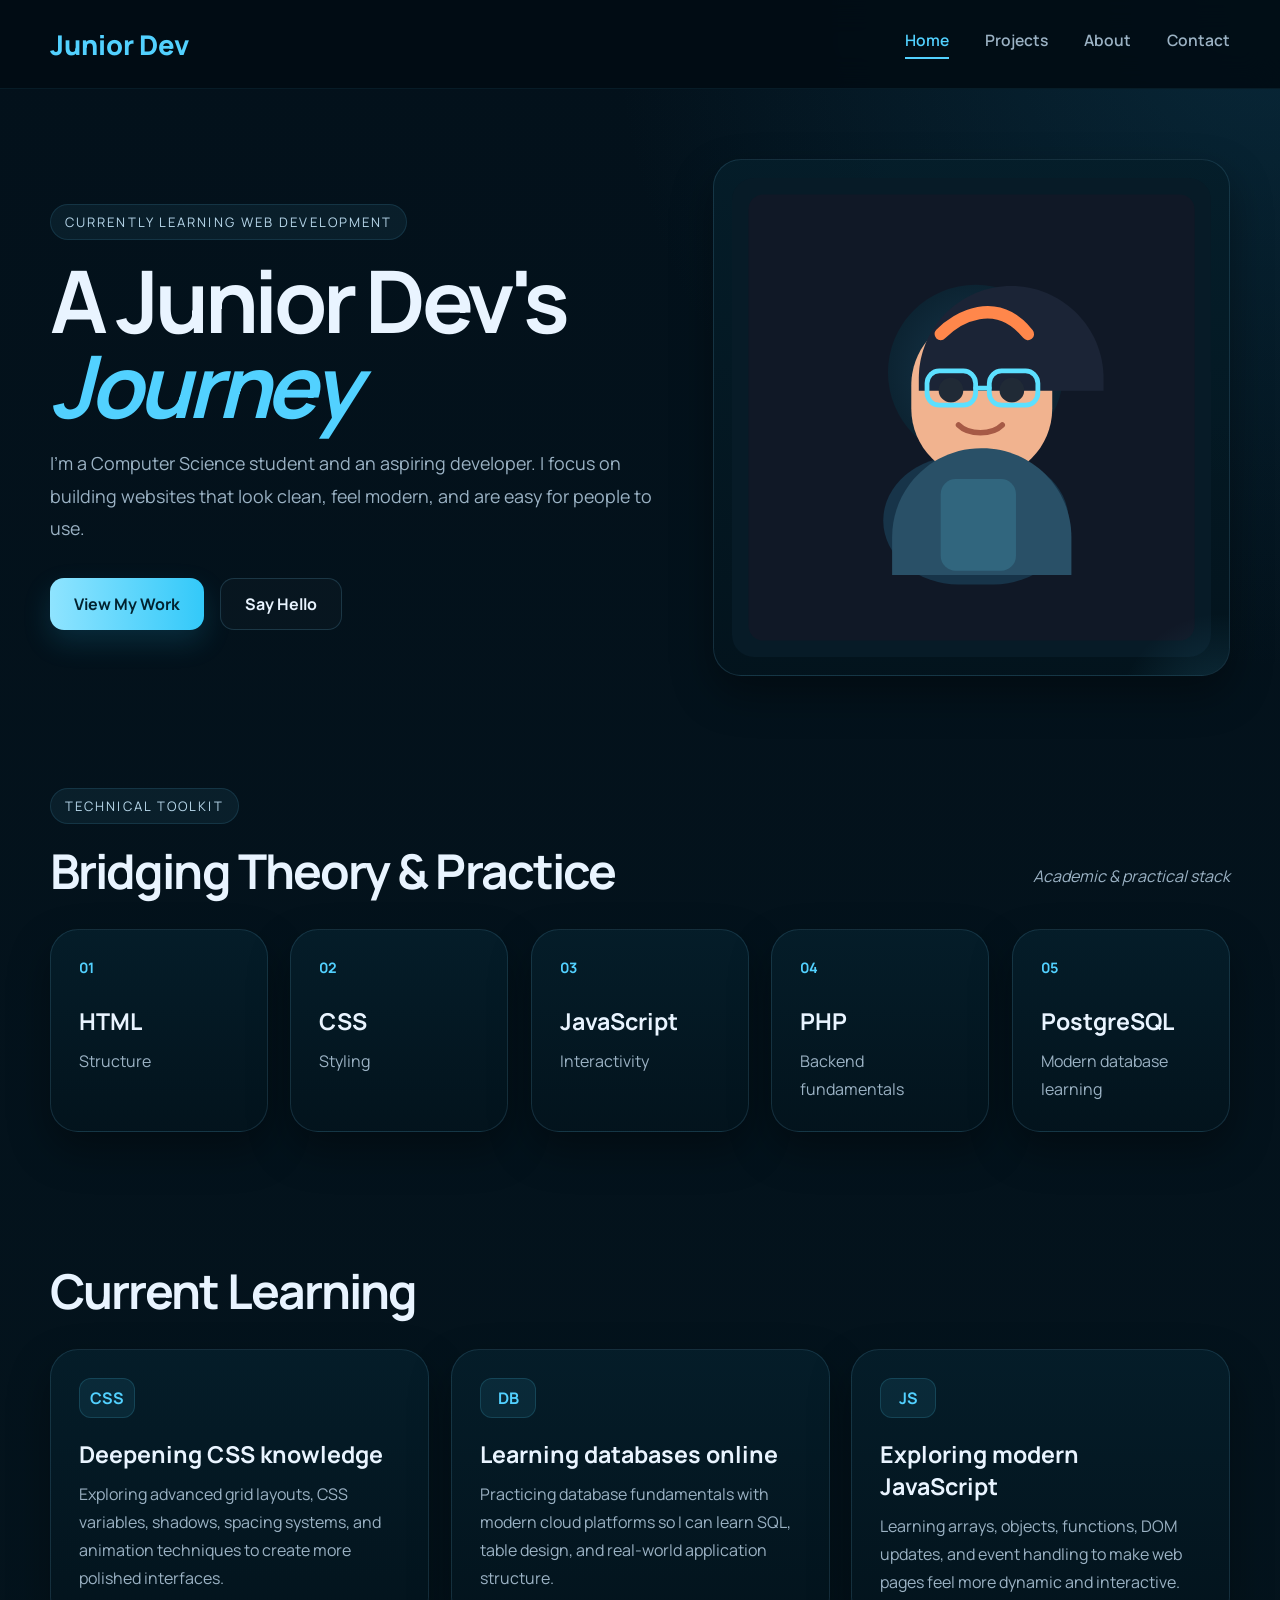
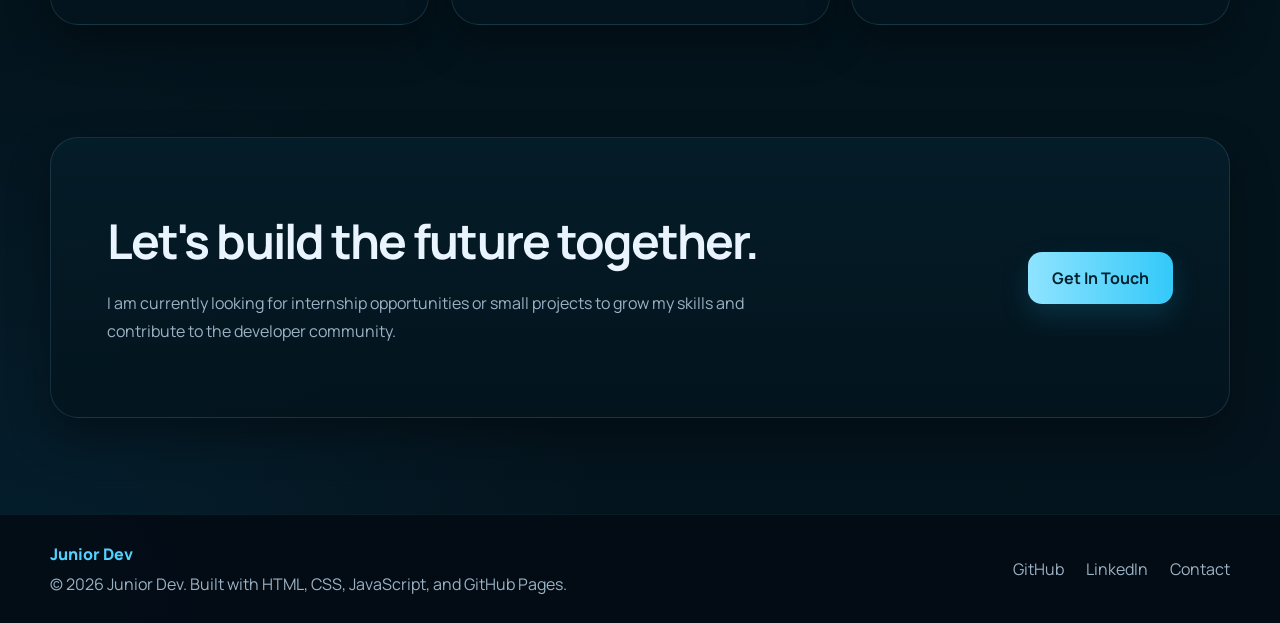
<file: index.html>
<!DOCTYPE html>
<html lang="en">
<head>
    <meta charset="UTF-8">
    <meta name="viewport" content="width=device-width, initial-scale=1.0">
    <title>Home | Junior Dev</title>
    <link rel="preconnect" href="https://fonts.googleapis.com">
    <link rel="preconnect" href="https://fonts.gstatic.com" crossorigin>
    <link href="https://fonts.googleapis.com/css2?family=Manrope:wght@400;500;600;700;800&display=swap" rel="stylesheet">
    <link rel="stylesheet" href="styles/style.css">
</head>
<body>
    <header class="site-header">
        <div class="container header-row">
            <a class="site-logo" href="index.html">Junior Dev</a>

            <button class="menu-button" id="menuButton" type="button" aria-label="Open navigation">
                Menu
            </button>

            <nav class="site-navigation" id="siteNavigation">
                <a class="active-link" href="index.html">Home</a>
                <a href="projects.html">Projects</a>
                <a href="about.html">About</a>
                <a href="contact.html">Contact</a>
            </nav>
        </div>
    </header>

    <main>
        <section class="hero-section">
            <div class="container hero-grid">
                <div class="hero-text">
                    <p class="small-label">Currently learning web development</p>
                    <h1>A Junior Dev's <span>Journey</span></h1>
                    <p class="hero-description">
                        I'm a Computer Science student and an aspiring developer. I focus on building websites
                        that look clean, feel modern, and are easy for people to use.
                    </p>

                    <div class="button-row">
                        <a class="primary-button" href="projects.html">View My Work</a>
                        <a class="secondary-button" href="contact.html">Say Hello</a>
                    </div>
                </div>

                <div class="hero-image-card">
                    <img src="assets/images/hero-portrait.svg" alt="Illustration of a young developer portrait">
                </div>
            </div>
        </section>

        <section class="toolkit-section">
            <div class="container">
                <div class="section-heading">
                    <p class="small-label">Technical toolkit</p>
                    <div class="section-heading-row">
                        <h2>Bridging Theory &amp; Practice</h2>
                        <p class="section-note">Academic &amp; practical stack</p>
                    </div>
                </div>

                <div class="toolkit-grid">
                    <article class="tool-card">
                        <p class="tool-number">01</p>
                        <h3>HTML</h3>
                        <p>Structure</p>
                    </article>
                    <article class="tool-card">
                        <p class="tool-number">02</p>
                        <h3>CSS</h3>
                        <p>Styling</p>
                    </article>
                    <article class="tool-card">
                        <p class="tool-number">03</p>
                        <h3>JavaScript</h3>
                        <p>Interactivity</p>
                    </article>
                    <article class="tool-card">
                        <p class="tool-number">04</p>
                        <h3>PHP</h3>
                        <p>Backend fundamentals</p>
                    </article>
                    <article class="tool-card">
                        <p class="tool-number">05</p>
                        <h3>PostgreSQL</h3>
                        <p>Modern database learning</p>
                    </article>
                </div>
            </div>
        </section>

        <section class="learning-section">
            <div class="container">
                <div class="section-heading">
                    <h2>Current Learning</h2>
                </div>

                <div class="learning-grid">
                    <article class="info-card">
                        <div class="info-icon">CSS</div>
                        <h3>Deepening CSS knowledge</h3>
                        <p>
                            Exploring advanced grid layouts, CSS variables, shadows, spacing systems,
                            and animation techniques to create more polished interfaces.
                        </p>
                    </article>

                    <article class="info-card">
                        <div class="info-icon">DB</div>
                        <h3>Learning databases online</h3>
                        <p>
                            Practicing database fundamentals with modern cloud platforms so I can learn
                            SQL, table design, and real-world application structure.
                        </p>
                    </article>

                    <article class="info-card">
                        <div class="info-icon">JS</div>
                        <h3>Exploring modern JavaScript</h3>
                        <p>
                            Learning arrays, objects, functions, DOM updates, and event handling
                            to make web pages feel more dynamic and interactive.
                        </p>
                    </article>
                </div>
            </div>
        </section>

        <section class="callout-section">
            <div class="container">
                <div class="callout-card">
                    <div>
                        <h2>Let's build the future together.</h2>
                        <p>
                            I am currently looking for internship opportunities or small projects
                            to grow my skills and contribute to the developer community.
                        </p>
                    </div>
                    <a class="primary-button" href="contact.html">Get In Touch</a>
                </div>
            </div>
        </section>
    </main>

    <footer class="site-footer">
        <div class="container footer-row">
            <div>
                <p class="footer-brand">Junior Dev</p>
                <p class="footer-text">&copy; <span id="footerYear"></span> Junior Dev. Built with HTML, CSS, JavaScript, and GitHub Pages.</p>
            </div>

            <div class="footer-links">
                <a href="https://github.com/Cheang-Zhi-Lin" target="_blank" rel="noreferrer">GitHub</a>
                <a href="https://www.linkedin.com/" target="_blank" rel="noreferrer">LinkedIn</a>
                <a href="contact.html">Contact</a>
            </div>
        </div>
    </footer>

    <script src="scripts/script.js"></script>
</body>
</html>
</file>
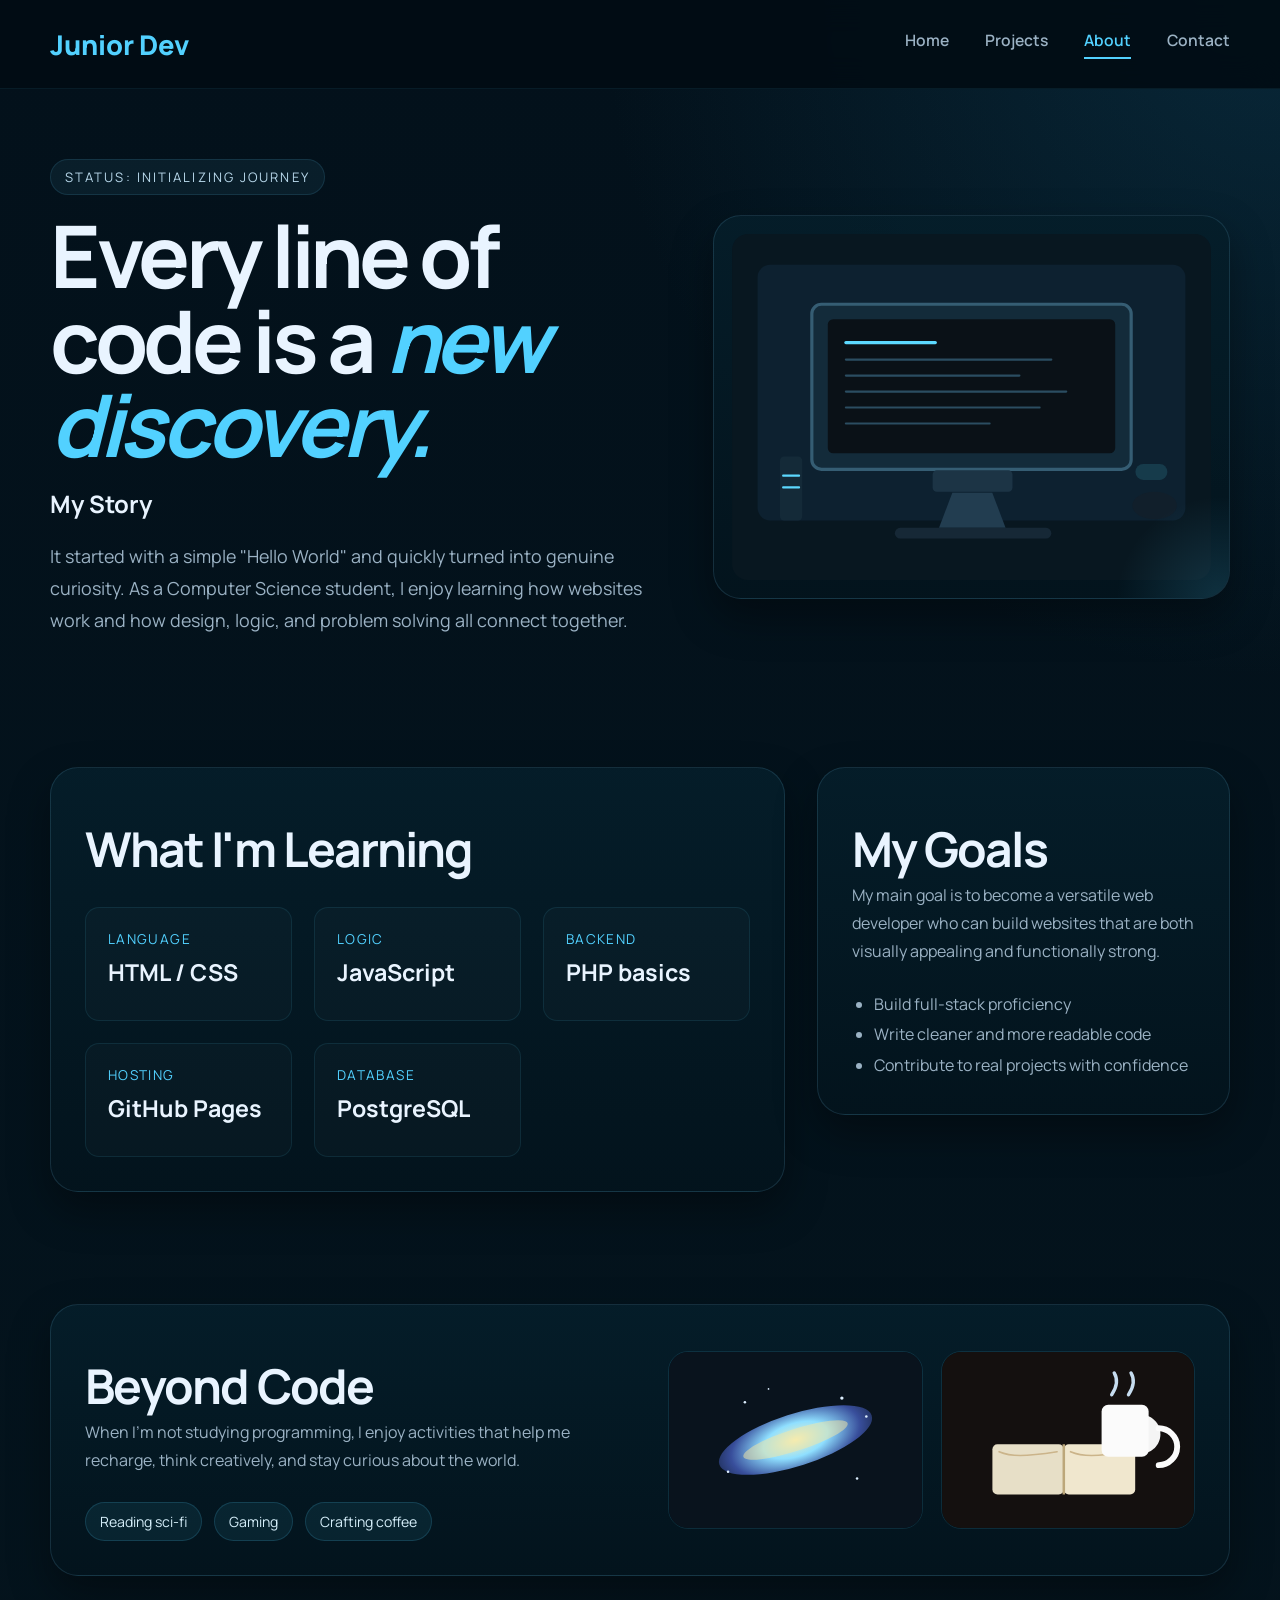
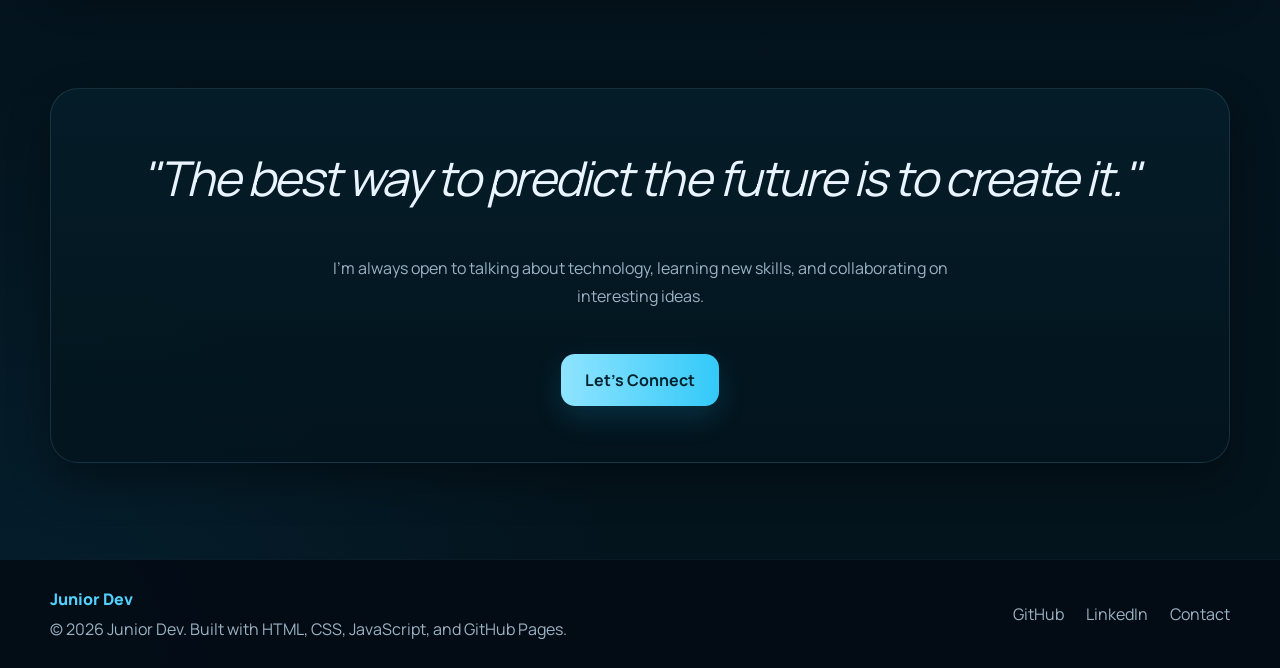
<file: about.html>
<!DOCTYPE html>
<html lang="en">
<head>
    <meta charset="UTF-8">
    <meta name="viewport" content="width=device-width, initial-scale=1.0">
    <title>About | Junior Dev</title>
    <link rel="preconnect" href="https://fonts.googleapis.com">
    <link rel="preconnect" href="https://fonts.gstatic.com" crossorigin>
    <link href="https://fonts.googleapis.com/css2?family=Manrope:wght@400;500;600;700;800&display=swap" rel="stylesheet">
    <link rel="stylesheet" href="styles/style.css">
</head>
<body>
    <header class="site-header">
        <div class="container header-row">
            <a class="site-logo" href="index.html">Junior Dev</a>
            <button class="menu-button" id="menuButton" type="button" aria-label="Open navigation">Menu</button>
            <nav class="site-navigation" id="siteNavigation">
                <a href="index.html">Home</a>
                <a href="projects.html">Projects</a>
                <a class="active-link" href="about.html">About</a>
                <a href="contact.html">Contact</a>
            </nav>
        </div>
    </header>

    <main>
        <section class="page-intro-section">
            <div class="container about-hero-grid">
                <div>
                    <p class="small-label">Status: initializing journey</p>
                    <h1>Every line of code is a <span>new discovery.</span></h1>
                    <h2 class="story-title">My Story</h2>
                    <p class="page-intro-text">
                        It started with a simple "Hello World" and quickly turned into genuine curiosity.
                        As a Computer Science student, I enjoy learning how websites work and how design,
                        logic, and problem solving all connect together.
                    </p>
                </div>

                <div class="about-image-card">
                    <img src="assets/images/about-desk.svg" alt="Workspace illustration showing a coding desk">
                </div>
            </div>
        </section>

        <section class="about-details-section">
            <div class="container about-details-grid">
                <article class="wide-info-card">
                    <h2>What I'm Learning</h2>
                    <div class="learning-skill-grid">
                        <div class="mini-skill-card">
                            <p>Language</p>
                            <h3>HTML / CSS</h3>
                        </div>
                        <div class="mini-skill-card">
                            <p>Logic</p>
                            <h3>JavaScript</h3>
                        </div>
                        <div class="mini-skill-card">
                            <p>Backend</p>
                            <h3>PHP basics</h3>
                        </div>
                        <div class="mini-skill-card">
                            <p>Hosting</p>
                            <h3>GitHub Pages</h3>
                        </div>
                        <div class="mini-skill-card">
                            <p>Database</p>
                            <h3>PostgreSQL</h3>
                        </div>
                    </div>
                </article>

                <article class="side-info-card">
                    <h2>My Goals</h2>
                    <p>
                        My main goal is to become a versatile web developer who can build websites
                        that are both visually appealing and functionally strong.
                    </p>
                    <ul class="goal-list">
                        <li>Build full-stack proficiency</li>
                        <li>Write cleaner and more readable code</li>
                        <li>Contribute to real projects with confidence</li>
                    </ul>
                </article>
            </div>
        </section>

        <section class="beyond-code-section">
            <div class="container beyond-code-card">
                <div class="beyond-code-text">
                    <h2>Beyond Code</h2>
                    <p>
                        When I'm not studying programming, I enjoy activities that help me recharge,
                        think creatively, and stay curious about the world.
                    </p>

                    <div class="hobby-badge-row">
                        <span>Reading sci-fi</span>
                        <span>Gaming</span>
                        <span>Crafting coffee</span>
                    </div>
                </div>

                <div class="beyond-code-images">
                    <img src="assets/images/galaxy.svg" alt="Galaxy themed illustration">
                    <img src="assets/images/coffee-book.svg" alt="Book and coffee themed illustration">
                </div>
            </div>
        </section>

        <section class="quote-section">
            <div class="container quote-box">
                <blockquote>"The best way to predict the future is to create it."</blockquote>
                <p>
                    I'm always open to talking about technology, learning new skills,
                    and collaborating on interesting ideas.
                </p>
                <a class="primary-button" href="contact.html">Let's Connect</a>
            </div>
        </section>
    </main>

    <footer class="site-footer">
        <div class="container footer-row">
            <div>
                <p class="footer-brand">Junior Dev</p>
                <p class="footer-text">&copy; <span id="footerYear"></span> Junior Dev. Built with HTML, CSS, JavaScript, and GitHub Pages.</p>
            </div>
            <div class="footer-links">
                <a href="https://github.com/Cheang-Zhi-Lin" target="_blank" rel="noreferrer">GitHub</a>
                <a href="https://www.linkedin.com/" target="_blank" rel="noreferrer">LinkedIn</a>
                <a href="contact.html">Contact</a>
            </div>
        </div>
    </footer>

    <script src="scripts/script.js"></script>
</body>
</html>
</file>
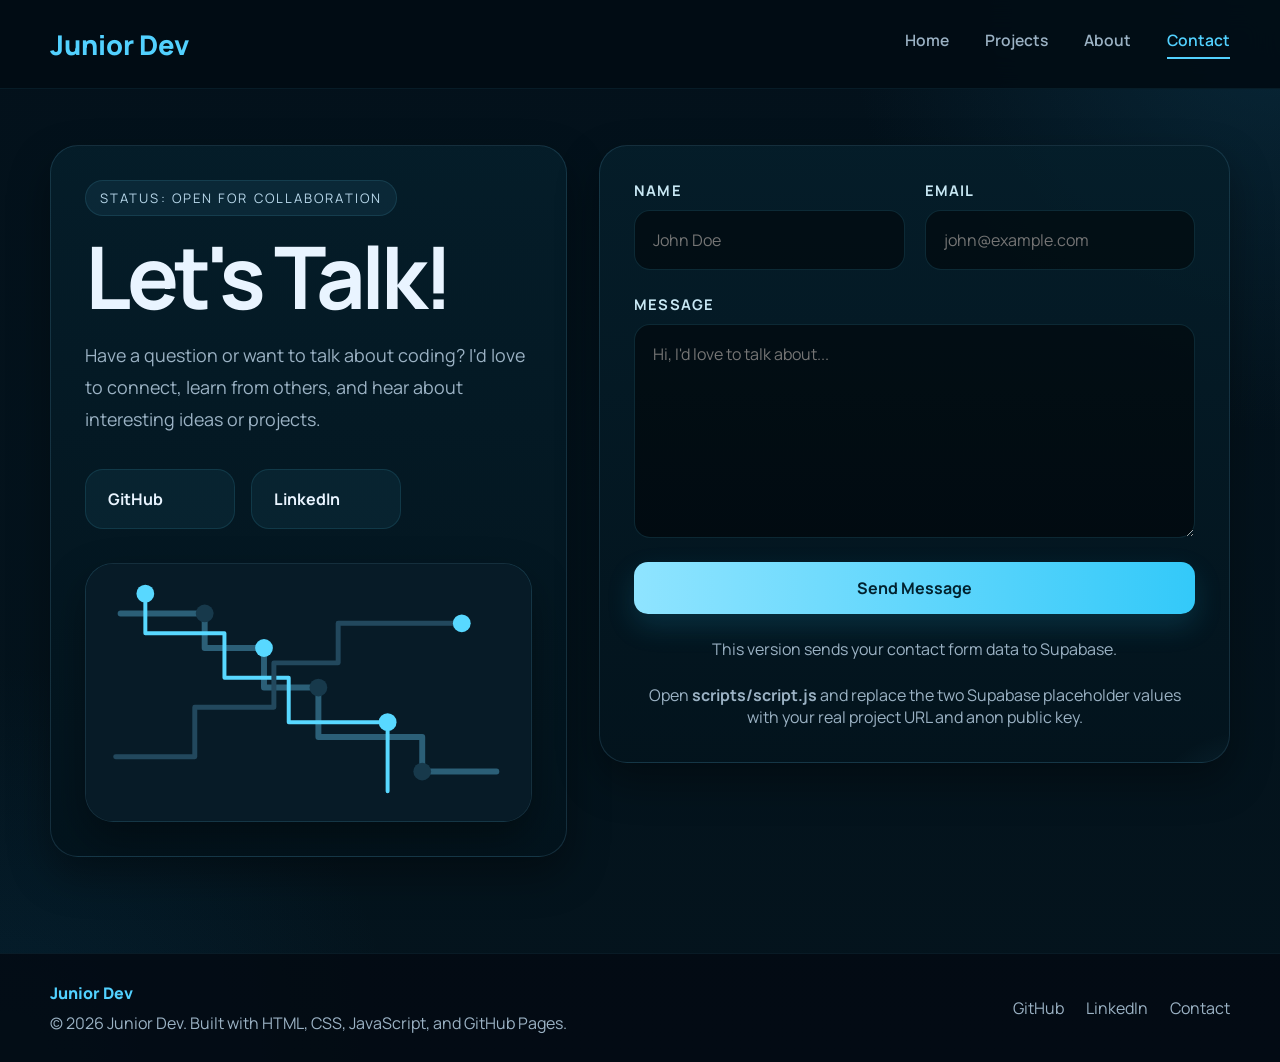
<file: contact.html>
<!DOCTYPE html>
<html lang="en">
<head>
    <meta charset="UTF-8">
    <meta name="viewport" content="width=device-width, initial-scale=1.0">
    <title>Contact | Junior Dev</title>
    <link rel="preconnect" href="https://fonts.googleapis.com">
    <link rel="preconnect" href="https://fonts.gstatic.com" crossorigin>
    <link href="https://fonts.googleapis.com/css2?family=Manrope:wght@400;500;600;700;800&display=swap" rel="stylesheet">
    <link rel="stylesheet" href="styles/style.css">
</head>
<body>
    <header class="site-header">
        <div class="container header-row">
            <a class="site-logo" href="index.html">Junior Dev</a>
            <button class="menu-button" id="menuButton" type="button" aria-label="Open navigation">Menu</button>
            <nav class="site-navigation" id="siteNavigation">
                <a href="index.html">Home</a>
                <a href="projects.html">Projects</a>
                <a href="about.html">About</a>
                <a class="active-link" href="contact.html">Contact</a>
            </nav>
        </div>
    </header>

    <main>
        <section class="contact-page-section">
            <div class="container contact-grid">
                <div class="contact-left-panel">
                    <p class="small-label">Status: open for collaboration</p>
                    <h1>Let's Talk!</h1>
                    <p class="contact-intro-text">
                        Have a question or want to talk about coding? I'd love to connect,
                        learn from others, and hear about interesting ideas or projects.
                    </p>

                    <div class="social-card-row">
                        <a class="social-card" href="https://github.com/Cheang-Zhi-Lin" target="_blank" rel="noreferrer">GitHub</a>
                        <a class="social-card" href="https://www.linkedin.com/" target="_blank" rel="noreferrer">LinkedIn</a>
                    </div>

                    <div class="contact-side-image">
                        <img src="assets/images/circuit-board.svg" alt="Circuit board themed illustration">
                    </div>
                </div>

                <div class="contact-form-card">
                    <div class="message-box success-message" id="contactSuccessMessage" hidden>
                        Your message was sent successfully and stored in the database.
                    </div>

                    <div class="message-box error-message" id="contactErrorMessage" hidden>
                        Something went wrong while sending your message.
                    </div>

                    <form class="contact-form" id="contactForm">
                        <div class="two-column-inputs">
                            <div class="input-group">
                                <label for="name">Name</label>
                                <input type="text" id="name" name="name" placeholder="John Doe">
                            </div>

                            <div class="input-group">
                                <label for="email">Email</label>
                                <input type="email" id="email" name="email" placeholder="john@example.com">
                            </div>
                        </div>

                        <div class="input-group">
                            <label for="message">Message</label>
                            <textarea id="message" name="message" rows="8" placeholder="Hi, I'd love to talk about..."></textarea>
                        </div>

                        <button class="primary-button full-width-button" type="submit" id="contactSubmitButton">Send Message</button>
                        <p class="form-note">This version sends your contact form data to Supabase.</p>
                        <p class="form-note">Open <strong>scripts/script.js</strong> and replace the two Supabase placeholder values with your real project URL and anon public key.</p>
                    </form>
                </div>
            </div>
        </section>
    </main>

    <footer class="site-footer">
        <div class="container footer-row">
            <div>
                <p class="footer-brand">Junior Dev</p>
                <p class="footer-text">&copy; <span id="footerYear"></span> Junior Dev. Built with HTML, CSS, JavaScript, and GitHub Pages.</p>
            </div>
            <div class="footer-links">
                <a href="https://github.com/Cheang-Zhi-Lin" target="_blank" rel="noreferrer">GitHub</a>
                <a href="https://www.linkedin.com/" target="_blank" rel="noreferrer">LinkedIn</a>
                <a href="contact.html">Contact</a>
            </div>
        </div>
    </footer>

    <script src="scripts/script.js"></script>
</body>
</html>
</file>
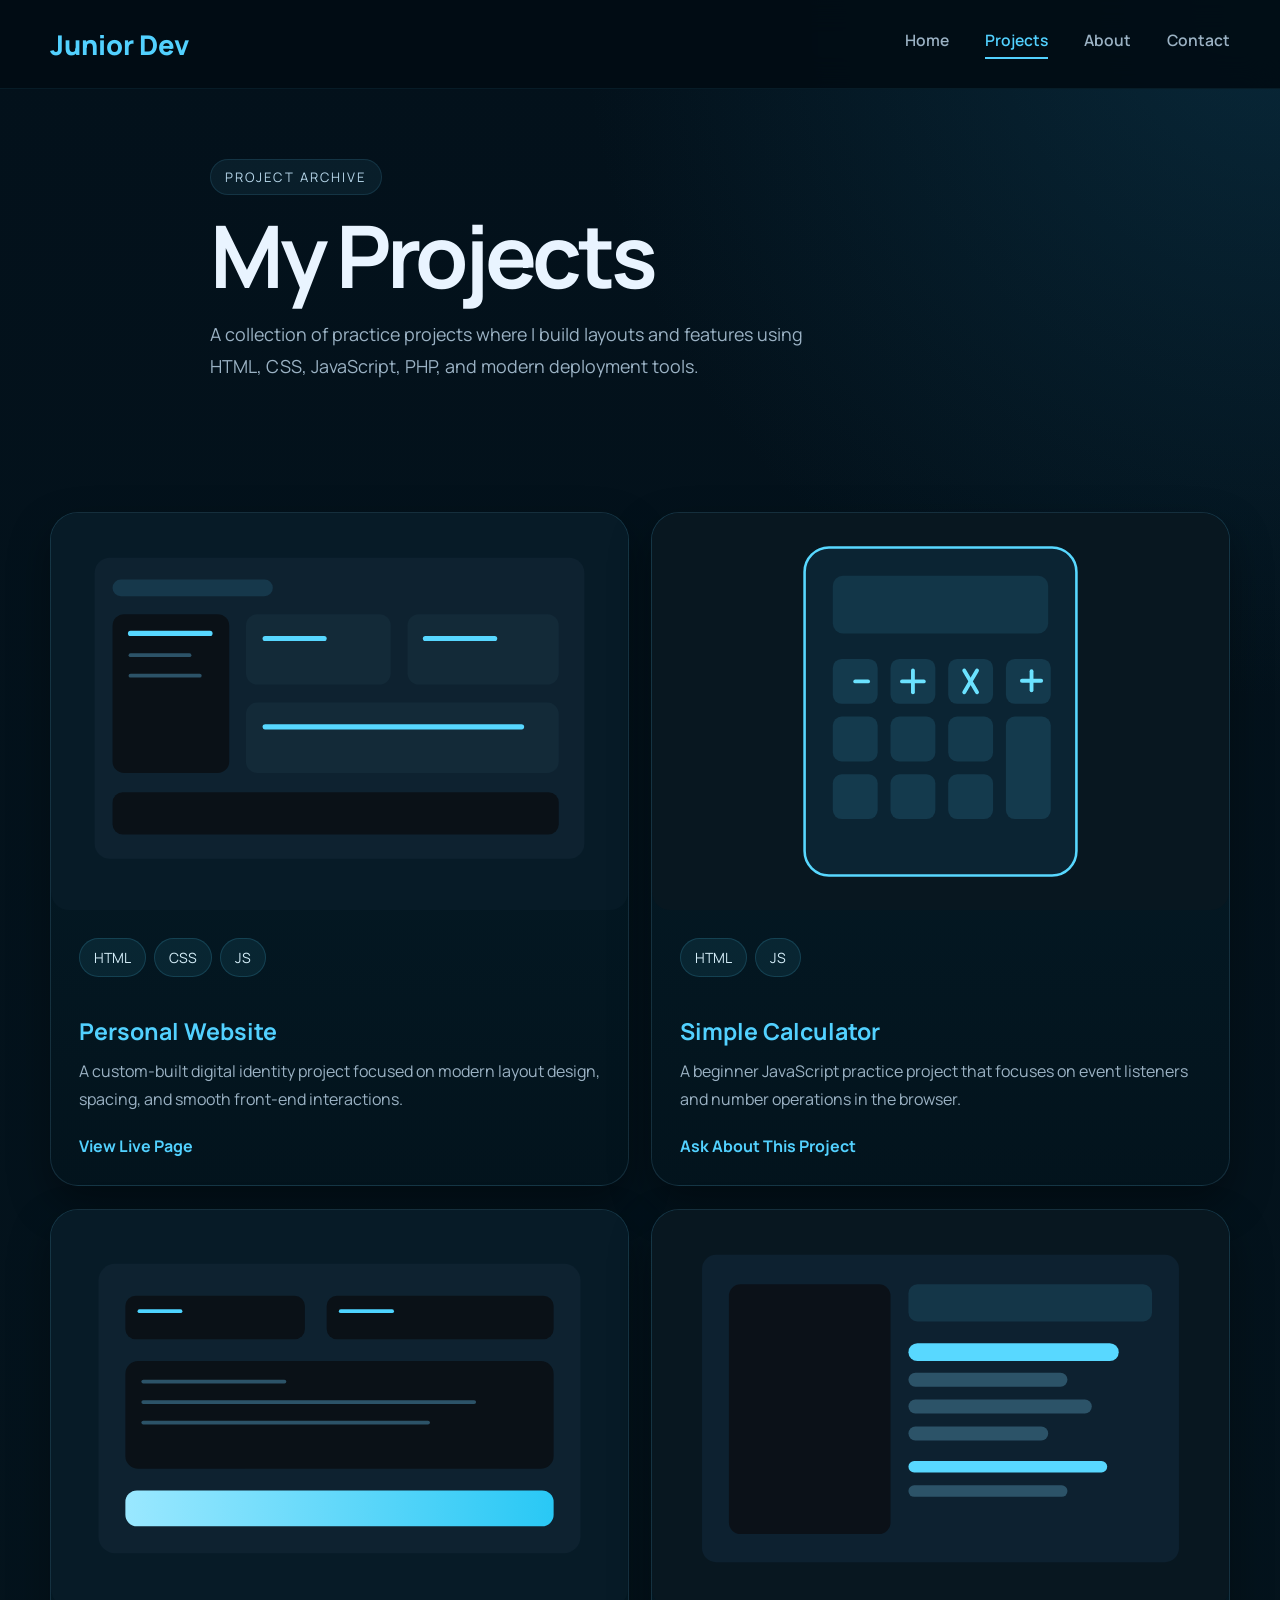
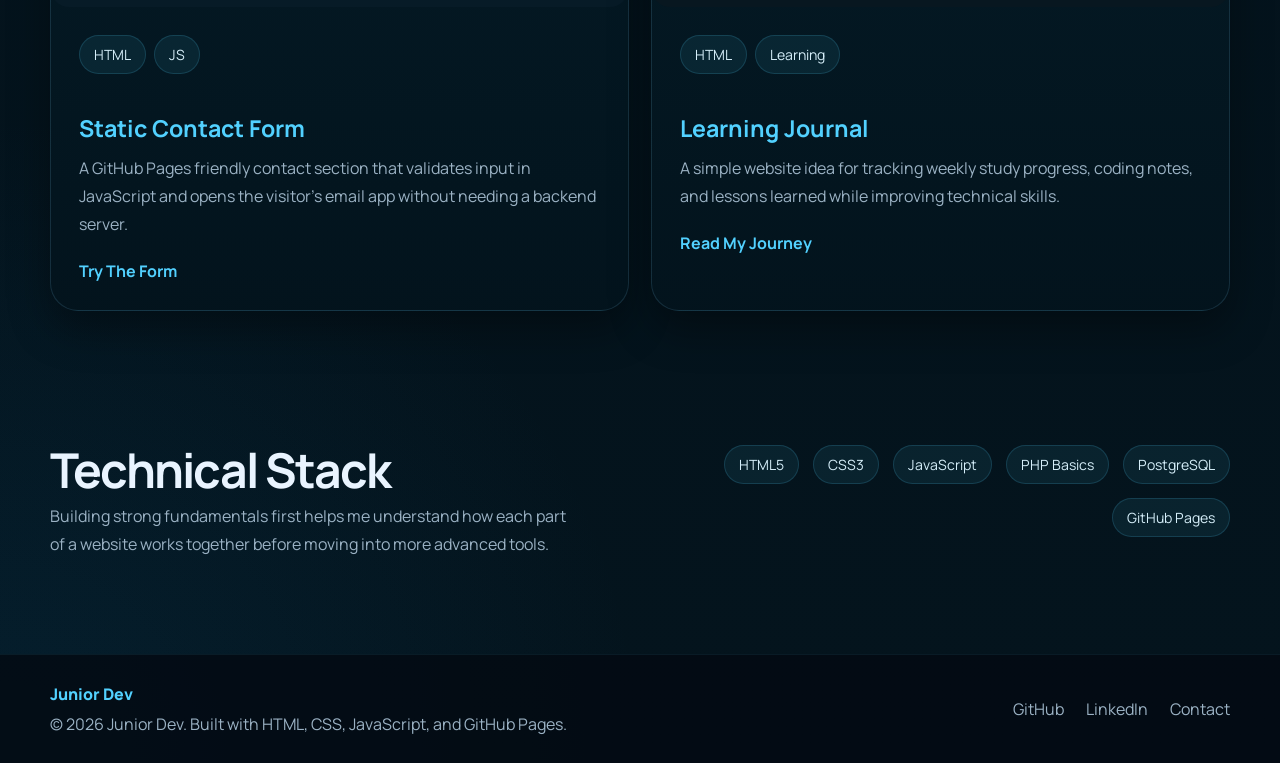
<file: projects.html>
<!DOCTYPE html>
<html lang="en">
<head>
    <meta charset="UTF-8">
    <meta name="viewport" content="width=device-width, initial-scale=1.0">
    <title>Projects | Junior Dev</title>
    <link rel="preconnect" href="https://fonts.googleapis.com">
    <link rel="preconnect" href="https://fonts.gstatic.com" crossorigin>
    <link href="https://fonts.googleapis.com/css2?family=Manrope:wght@400;500;600;700;800&display=swap" rel="stylesheet">
    <link rel="stylesheet" href="styles/style.css">
</head>
<body>
    <header class="site-header">
        <div class="container header-row">
            <a class="site-logo" href="index.html">Junior Dev</a>
            <button class="menu-button" id="menuButton" type="button" aria-label="Open navigation">Menu</button>
            <nav class="site-navigation" id="siteNavigation">
                <a href="index.html">Home</a>
                <a class="active-link" href="projects.html">Projects</a>
                <a href="about.html">About</a>
                <a href="contact.html">Contact</a>
            </nav>
        </div>
    </header>

    <main>
        <section class="page-intro-section">
            <div class="container page-intro">
                <p class="small-label">Project archive</p>
                <h1>My Projects</h1>
                <p class="page-intro-text">
                    A collection of practice projects where I build layouts and features using
                    HTML, CSS, JavaScript, PHP, and modern deployment tools.
                </p>
            </div>
        </section>

        <section class="projects-section">
            <div class="container">
                <div class="projects-grid">
                    <article class="project-card large-project-card">
                        <img src="assets/images/project-dashboard.svg" alt="Dashboard style portfolio project preview">
                        <div class="project-content">
                            <div class="tag-row">
                                <span>HTML</span>
                                <span>CSS</span>
                                <span>JS</span>
                            </div>
                            <h2><a class="project-title-link" href="#" aria-label="Personal Website project link placeholder">Personal Website</a></h2>
                            <p>
                                A custom-built digital identity project focused on modern layout design,
                                spacing, and smooth front-end interactions.
                            </p>
                            <a href="index.html">View Live Page</a>
                        </div>
                    </article>

                    <article class="project-card">
                        <img src="assets/images/project-calculator.svg" alt="Calculator project preview">
                        <div class="project-content">
                            <div class="tag-row">
                                <span>HTML</span>
                                <span>JS</span>
                            </div>
                            <h2><a class="project-title-link" href="#" aria-label="Simple Calculator project link placeholder">Simple Calculator</a></h2>
                            <p>
                                A beginner JavaScript practice project that focuses on event listeners
                                and number operations in the browser.
                            </p>
                            <a href="contact.html">Ask About This Project</a>
                        </div>
                    </article>

                    <article class="project-card">
                        <img src="assets/images/project-contact.svg" alt="Contact form project preview">
                        <div class="project-content">
                            <div class="tag-row">
                                <span>HTML</span>
                                <span>JS</span>
                            </div>
                            <h2><a class="project-title-link" href="#" aria-label="Static Contact Form project link placeholder">Static Contact Form</a></h2>
                            <p>
                                A GitHub Pages friendly contact section that validates input in JavaScript
                                and opens the visitor's email app without needing a backend server.
                            </p>
                            <a href="contact.html">Try The Form</a>
                        </div>
                    </article>

                    <article class="project-card">
                        <img src="assets/images/project-journal.svg" alt="Journal project preview">
                        <div class="project-content">
                            <div class="tag-row">
                                <span>HTML</span>
                                <span>Learning</span>
                            </div>
                            <h2><a class="project-title-link" href="#" aria-label="Learning Journal project link placeholder">Learning Journal</a></h2>
                            <p>
                                A simple website idea for tracking weekly study progress, coding notes,
                                and lessons learned while improving technical skills.
                            </p>
                            <a href="about.html">Read My Journey</a>
                        </div>
                    </article>
                </div>
            </div>
        </section>

        <section class="stack-section">
            <div class="container stack-grid">
                <div>
                    <h2>Technical Stack</h2>
                    <p>
                        Building strong fundamentals first helps me understand how each part of a website
                        works together before moving into more advanced tools.
                    </p>
                </div>

                <div class="stack-badges">
                    <div class="stack-badge">HTML5</div>
                    <div class="stack-badge">CSS3</div>
                    <div class="stack-badge">JavaScript</div>
                    <div class="stack-badge">PHP Basics</div>
                    <div class="stack-badge">PostgreSQL</div>
                    <div class="stack-badge">GitHub Pages</div>
                </div>
            </div>
        </section>
    </main>

    <footer class="site-footer">
        <div class="container footer-row">
            <div>
                <p class="footer-brand">Junior Dev</p>
                <p class="footer-text">&copy; <span id="footerYear"></span> Junior Dev. Built with HTML, CSS, JavaScript, and GitHub Pages.</p>
            </div>
            <div class="footer-links">
                <a href="https://github.com/Cheang-Zhi-Lin" target="_blank" rel="noreferrer">GitHub</a>
                <a href="https://www.linkedin.com/" target="_blank" rel="noreferrer">LinkedIn</a>
                <a href="contact.html">Contact</a>
            </div>
        </div>
    </footer>

    <script src="scripts/script.js"></script>
</body>
</html>
</file>
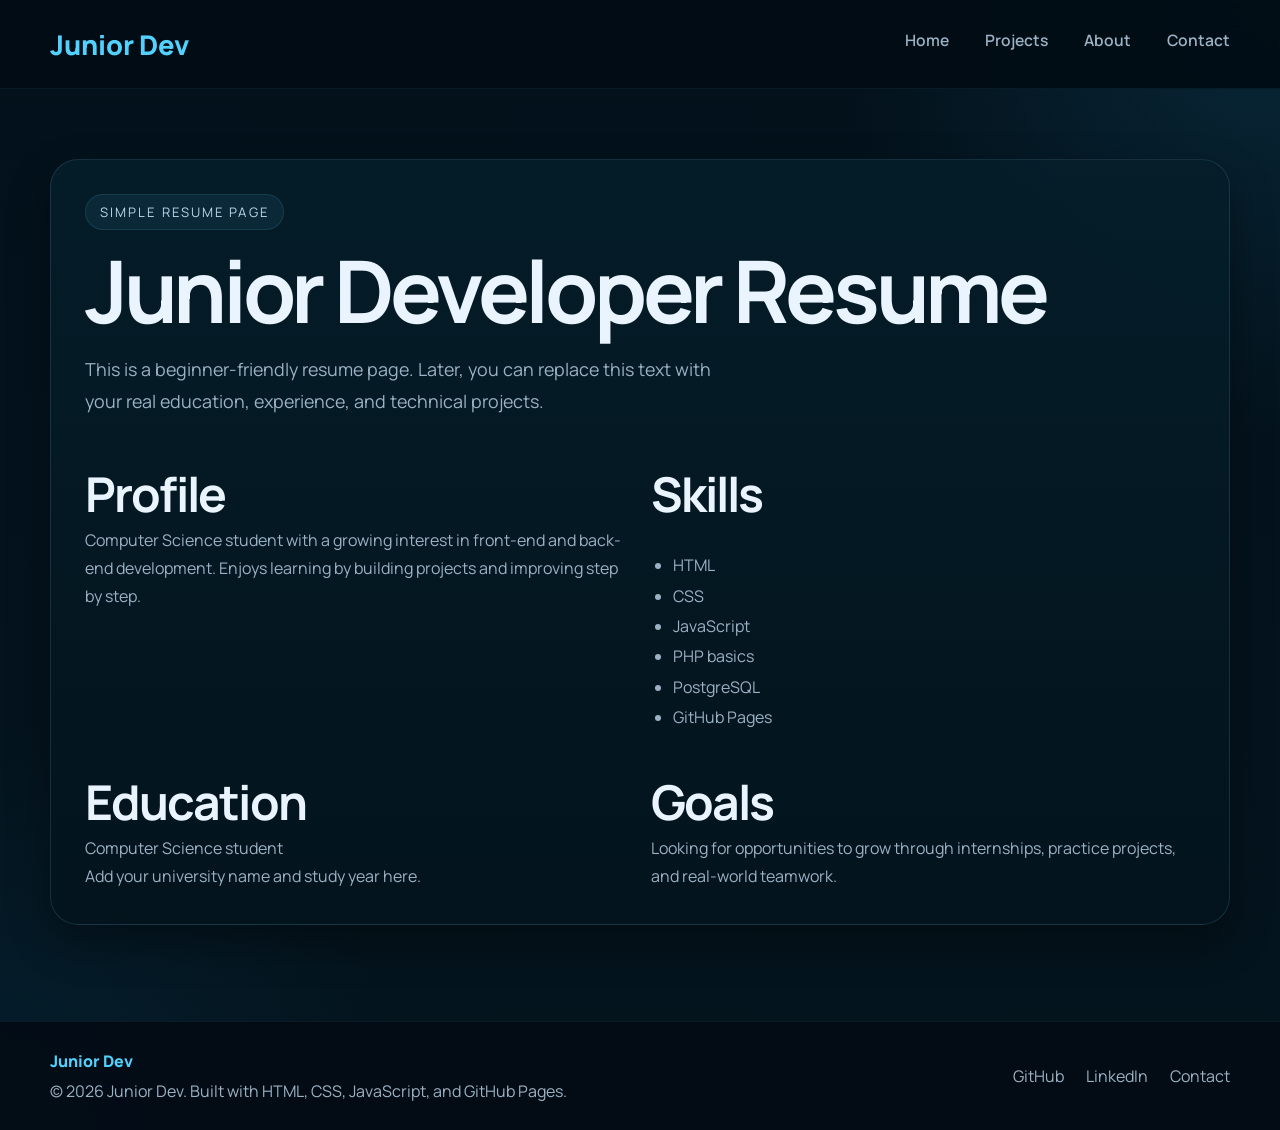
<file: resume.html>
<!DOCTYPE html>
<html lang="en">
<head>
    <meta charset="UTF-8">
    <meta name="viewport" content="width=device-width, initial-scale=1.0">
    <title>Resume | Junior Dev</title>
    <link rel="preconnect" href="https://fonts.googleapis.com">
    <link rel="preconnect" href="https://fonts.gstatic.com" crossorigin>
    <link href="https://fonts.googleapis.com/css2?family=Manrope:wght@400;500;600;700;800&display=swap" rel="stylesheet">
    <link rel="stylesheet" href="styles/style.css">
</head>
<body>
    <header class="site-header">
        <div class="container header-row">
            <a class="site-logo" href="index.html">Junior Dev</a>
            <button class="menu-button" id="menuButton" type="button" aria-label="Open navigation">Menu</button>
            <nav class="site-navigation" id="siteNavigation">
                <a href="index.html">Home</a>
                <a href="projects.html">Projects</a>
                <a href="about.html">About</a>
                <a href="contact.html">Contact</a>
            </nav>
        </div>
    </header>

    <main>
        <section class="page-intro-section">
            <div class="container resume-card">
                <div class="resume-heading">
                    <p class="small-label">Simple resume page</p>
                    <h1>Junior Developer Resume</h1>
                    <p class="page-intro-text">
                        This is a beginner-friendly resume page. Later, you can replace this text
                        with your real education, experience, and technical projects.
                    </p>
                </div>

                <div class="resume-grid">
                    <div>
                        <h2>Profile</h2>
                        <p>
                            Computer Science student with a growing interest in front-end and back-end
                            development. Enjoys learning by building projects and improving step by step.
                        </p>
                    </div>

                    <div>
                        <h2>Skills</h2>
                        <ul class="simple-list">
                            <li>HTML</li>
                            <li>CSS</li>
                            <li>JavaScript</li>
                            <li>PHP basics</li>
                            <li>PostgreSQL</li>
                            <li>GitHub Pages</li>
                        </ul>
                    </div>

                    <div>
                        <h2>Education</h2>
                        <p>Computer Science student</p>
                        <p>Add your university name and study year here.</p>
                    </div>

                    <div>
                        <h2>Goals</h2>
                        <p>
                            Looking for opportunities to grow through internships, practice projects,
                            and real-world teamwork.
                        </p>
                    </div>
                </div>
            </div>
        </section>
    </main>

    <footer class="site-footer">
        <div class="container footer-row">
            <div>
                <p class="footer-brand">Junior Dev</p>
                <p class="footer-text">&copy; <span id="footerYear"></span> Junior Dev. Built with HTML, CSS, JavaScript, and GitHub Pages.</p>
            </div>
            <div class="footer-links">
                <a href="https://github.com/Cheang-Zhi-Lin" target="_blank" rel="noreferrer">GitHub</a>
                <a href="https://www.linkedin.com/" target="_blank" rel="noreferrer">LinkedIn</a>
                <a href="contact.html">Contact</a>
            </div>
        </div>
    </footer>

    <script src="scripts/script.js"></script>
</body>
</html>
</file>
<file: styles/style.css>
:root {
    --background-color: #04141d;
    --background-color-dark: #030d15;
    --card-color: rgba(7, 28, 39, 0.88);
    --card-color-light: rgba(10, 38, 53, 0.92);
    --line-color: rgba(113, 187, 223, 0.16);
    --text-color: #e9f4ff;
    --muted-text-color: #9bb2c4;
    --accent-color: #52d1ff;
    --accent-color-soft: #6bdcff;
    --button-text-color: #02222f;
    --shadow-color: rgba(0, 0, 0, 0.35);
    --font-main: "Manrope", sans-serif;
    --border-radius-large: 28px;
    --border-radius-medium: 20px;
    --border-radius-small: 14px;
    --container-width: 1180px;
}

* {
    box-sizing: border-box;
}

html {
    scroll-behavior: smooth;
}

body {
    margin: 0;
    font-family: var(--font-main);
    color: var(--text-color);
    background:
        radial-gradient(circle at top right, rgba(18, 81, 110, 0.35), transparent 26%),
        radial-gradient(circle at bottom left, rgba(10, 90, 136, 0.16), transparent 24%),
        linear-gradient(180deg, #03111b 0%, #04141d 100%);
}

img {
    max-width: 100%;
    display: block;
}

a {
    color: inherit;
    text-decoration: none;
}

button,
input,
textarea {
    font: inherit;
}

.container {
    width: min(calc(100% - 40px), var(--container-width));
    margin: 0 auto;
}

.site-header {
    position: sticky;
    top: 0;
    z-index: 10;
    background: rgba(2, 12, 20, 0.92);
    backdrop-filter: blur(16px);
    border-bottom: 1px solid rgba(82, 209, 255, 0.08);
}

.header-row {
    display: flex;
    align-items: center;
    justify-content: space-between;
    gap: 20px;
    min-height: 88px;
}

.site-logo {
    font-size: 1.7rem;
    font-weight: 800;
    color: var(--accent-color);
}

.site-navigation {
    display: flex;
    gap: 36px;
    align-items: center;
}

.site-navigation a {
    color: var(--muted-text-color);
    font-size: 0.98rem;
    font-weight: 600;
    padding-bottom: 6px;
    border-bottom: 2px solid transparent;
    transition: 0.25s ease;
}

.site-navigation a:hover,
.site-navigation a.active-link {
    color: var(--accent-color);
    border-bottom-color: var(--accent-color);
}

.resume-button,
.primary-button,
.secondary-button {
    display: inline-flex;
    align-items: center;
    justify-content: center;
    min-height: 52px;
    padding: 0 24px;
    border-radius: 14px;
    font-weight: 700;
    transition: transform 0.25s ease, box-shadow 0.25s ease, background 0.25s ease;
}

.resume-button,
.primary-button {
    background: linear-gradient(90deg, #8fe4ff, #33c9f9);
    color: var(--button-text-color);
    box-shadow: 0 12px 28px rgba(31, 167, 210, 0.18);
}

.secondary-button {
    color: var(--text-color);
    border: 1px solid rgba(108, 187, 217, 0.2);
    background: rgba(255, 255, 255, 0.02);
}

.resume-button:hover,
.primary-button:hover,
.secondary-button:hover {
    transform: translateY(-2px);
}

.menu-button {
    display: none;
    border: 1px solid rgba(108, 187, 217, 0.2);
    background: rgba(255, 255, 255, 0.03);
    color: var(--text-color);
    border-radius: 12px;
    padding: 10px 16px;
    cursor: pointer;
}

main section {
    padding: 56px 0;
}

.hero-section {
    padding-top: 70px;
}

.hero-grid,
.about-hero-grid,
.contact-grid,
.stack-grid,
.about-details-grid {
    display: grid;
    gap: 32px;
}

.hero-grid,
.about-hero-grid {
    grid-template-columns: 1.1fr 0.9fr;
    align-items: center;
}

.hero-text h1,
.page-intro h1,
.about-hero-grid h1,
.contact-left-panel h1,
.resume-heading h1 {
    font-size: clamp(2.8rem, 7vw, 5.4rem);
    line-height: 0.98;
    margin: 18px 0 20px;
    letter-spacing: -0.05em;
}

.hero-text h1 span,
.about-hero-grid h1 span {
    color: var(--accent-color);
    font-style: italic;
}

.small-label {
    display: inline-flex;
    align-items: center;
    gap: 10px;
    margin: 0;
    padding: 8px 14px;
    border-radius: 999px;
    color: #b7d7ea;
    background: rgba(89, 184, 223, 0.08);
    border: 1px solid rgba(89, 184, 223, 0.14);
    font-size: 0.82rem;
    text-transform: uppercase;
    letter-spacing: 0.16em;
}

.hero-description,
.page-intro-text,
.contact-intro-text,
.story-title + .page-intro-text,
.resume-heading .page-intro-text {
    max-width: 640px;
    color: var(--muted-text-color);
    font-size: 1.12rem;
    line-height: 1.8;
}

.button-row {
    display: flex;
    gap: 16px;
    flex-wrap: wrap;
    margin-top: 34px;
}

.hero-image-card,
.about-image-card,
.contact-side-image,
.resume-card,
.callout-card,
.wide-info-card,
.side-info-card,
.project-card,
.info-card,
.tool-card,
.contact-form-card,
.contact-left-panel,
.beyond-code-card,
.quote-box {
    position: relative;
    background: linear-gradient(180deg, rgba(5, 30, 42, 0.92), rgba(3, 20, 29, 0.92));
    border: 1px solid var(--line-color);
    border-radius: var(--border-radius-large);
    box-shadow: 0 18px 40px var(--shadow-color);
    overflow: hidden;
}

.hero-image-card,
.about-image-card {
    padding: 18px;
}

.hero-image-card::after,
.about-image-card::after,
.contact-form-card::after,
.beyond-code-card::after,
.callout-card::after {
    content: "";
    position: absolute;
    inset: auto -20% -30% auto;
    width: 220px;
    height: 220px;
    background: radial-gradient(circle, rgba(82, 209, 255, 0.16), transparent 68%);
    pointer-events: none;
}

.section-heading {
    margin-bottom: 26px;
}

.section-heading-row {
    display: flex;
    justify-content: space-between;
    align-items: end;
    gap: 24px;
    flex-wrap: wrap;
}

.section-heading h2,
.callout-card h2,
.quote-box blockquote,
.stack-grid h2,
.wide-info-card h2,
.side-info-card h2,
.beyond-code-text h2,
.resume-grid h2 {
    margin: 14px 0 0;
    font-size: clamp(2rem, 4vw, 3rem);
    letter-spacing: -0.04em;
}

.section-note {
    color: var(--muted-text-color);
    font-style: italic;
}

.toolkit-grid,
.learning-grid,
.projects-grid,
.learning-skill-grid,
.resume-grid {
    display: grid;
    gap: 22px;
}

.toolkit-grid {
    grid-template-columns: repeat(5, 1fr);
}

.tool-card,
.info-card {
    padding: 28px;
}

.tool-number {
    margin: 0 0 28px;
    color: var(--accent-color);
    font-size: 0.9rem;
    font-weight: 700;
}

.tool-card h3,
.info-card h3,
.project-content h2,
.mini-skill-card h3 {
    margin: 0 0 10px;
    font-size: 1.45rem;
}

.tool-card p:last-child,
.info-card p,
.project-content p,
.side-info-card p,
.beyond-code-text p,
.stack-grid p,
.resume-grid p {
    margin: 0;
    color: var(--muted-text-color);
    line-height: 1.75;
}

.learning-grid {
    grid-template-columns: repeat(3, 1fr);
}

.info-icon {
    display: inline-flex;
    min-width: 56px;
    min-height: 40px;
    align-items: center;
    justify-content: center;
    margin-bottom: 20px;
    border-radius: 12px;
    color: var(--accent-color);
    background: rgba(82, 209, 255, 0.08);
    border: 1px solid rgba(82, 209, 255, 0.16);
    font-weight: 700;
}

.callout-card,
.quote-box {
    padding: 56px;
    display: flex;
    align-items: center;
    justify-content: space-between;
    gap: 28px;
}

.callout-card p,
.quote-box p {
    max-width: 680px;
    color: var(--muted-text-color);
    line-height: 1.75;
}

.page-intro-section {
    padding-top: 70px;
}

.page-intro {
    max-width: 860px;
}

.projects-grid {
    grid-template-columns: repeat(2, 1fr);
}

.project-card img {
    width: 100%;
    min-height: 260px;
    object-fit: cover;
}

.project-content {
    padding: 28px;
}

.tag-row {
    display: flex;
    gap: 8px;
    flex-wrap: wrap;
    margin-bottom: 16px;
}

.tag-row span,
.stack-badge,
.hobby-badge-row span {
    padding: 9px 14px;
    border-radius: 999px;
    background: rgba(82, 209, 255, 0.08);
    border: 1px solid rgba(82, 209, 255, 0.16);
    color: #d5eef9;
    font-size: 0.88rem;
}

.project-content a {
    display: inline-block;
    margin-top: 22px;
    color: var(--accent-color);
    font-weight: 700;
}

.large-project-card {
    grid-column: span 1;
}

.stack-grid {
    grid-template-columns: 0.9fr 1.1fr;
    align-items: center;
}

.stack-badges {
    display: flex;
    flex-wrap: wrap;
    gap: 14px;
    justify-content: end;
}

.about-details-grid {
    grid-template-columns: 1.6fr 0.9fr;
    align-items: start;
}

.wide-info-card,
.side-info-card,
.contact-left-panel,
.contact-form-card,
.resume-card {
    padding: 34px;
}

.learning-skill-grid {
    grid-template-columns: repeat(3, 1fr);
    margin-top: 26px;
}

.mini-skill-card {
    padding: 22px;
    border-radius: var(--border-radius-small);
    background: rgba(255, 255, 255, 0.02);
    border: 1px solid rgba(82, 209, 255, 0.1);
}

.mini-skill-card p {
    margin: 0 0 8px;
    color: var(--accent-color);
    font-size: 0.85rem;
    text-transform: uppercase;
    letter-spacing: 0.1em;
}

.goal-list,
.simple-list {
    margin: 24px 0 0;
    padding-left: 22px;
    color: var(--muted-text-color);
    line-height: 1.9;
}

.beyond-code-card {
    display: grid;
    grid-template-columns: 1fr 0.95fr;
    gap: 28px;
    padding: 34px;
}

.hobby-badge-row {
    display: flex;
    gap: 12px;
    flex-wrap: wrap;
    margin-top: 28px;
}

.beyond-code-images {
    display: grid;
    grid-template-columns: repeat(2, 1fr);
    gap: 18px;
    align-items: center;
}

.beyond-code-images img {
    border-radius: 20px;
    border: 1px solid rgba(82, 209, 255, 0.12);
}

.quote-box {
    flex-direction: column;
    text-align: center;
}

.quote-box blockquote {
    margin: 0;
    font-style: italic;
}

.contact-grid {
    grid-template-columns: 0.9fr 1.1fr;
    align-items: start;
}

.social-card-row {
    display: flex;
    gap: 16px;
    flex-wrap: wrap;
    margin: 34px 0;
}

.social-card {
    min-width: 150px;
    padding: 18px 22px;
    border-radius: 18px;
    background: rgba(82, 209, 255, 0.06);
    border: 1px solid rgba(82, 209, 255, 0.12);
    font-weight: 700;
}

.contact-side-image img {
    width: 100%;
}

.contact-form {
    display: grid;
    gap: 24px;
}

.two-column-inputs {
    display: grid;
    grid-template-columns: repeat(2, 1fr);
    gap: 20px;
}

.input-group {
    display: grid;
    gap: 10px;
}

.input-group label {
    color: #c8e8f4;
    font-size: 0.92rem;
    font-weight: 700;
    letter-spacing: 0.08em;
    text-transform: uppercase;
}

.input-group input,
.input-group textarea {
    width: 100%;
    padding: 18px 18px;
    border-radius: 16px;
    border: 1px solid rgba(82, 209, 255, 0.14);
    background: rgba(0, 0, 0, 0.46);
    color: var(--text-color);
    outline: none;
    transition: border-color 0.2s ease, box-shadow 0.2s ease;
}

.input-group input:focus,
.input-group textarea:focus {
    border-color: rgba(82, 209, 255, 0.6);
    box-shadow: 0 0 0 4px rgba(82, 209, 255, 0.1);
}

.full-width-button {
    width: 100%;
    border: none;
    cursor: pointer;
}

.form-note {
    margin: 0;
    color: var(--muted-text-color);
    text-align: center;
}

.message-box {
    margin-bottom: 20px;
    padding: 16px 18px;
    border-radius: 14px;
    font-weight: 600;
}

.success-message {
    background: rgba(76, 201, 142, 0.12);
    border: 1px solid rgba(76, 201, 142, 0.2);
    color: #c7f7df;
}

.error-message {
    background: rgba(255, 93, 93, 0.12);
    border: 1px solid rgba(255, 93, 93, 0.2);
    color: #ffd4d4;
}

.resume-grid {
    grid-template-columns: repeat(2, 1fr);
    margin-top: 30px;
}

.site-footer {
    border-top: 1px solid rgba(82, 209, 255, 0.08);
    background: rgba(3, 10, 18, 0.84);
    margin-top: 40px;
}

.footer-row {
    display: flex;
    justify-content: space-between;
    gap: 20px;
    align-items: center;
    padding: 28px 0;
    flex-wrap: wrap;
}

.footer-brand {
    margin: 0 0 8px;
    color: var(--accent-color);
    font-weight: 800;
}

.footer-text {
    margin: 0;
    color: var(--muted-text-color);
}

.footer-links {
    display: flex;
    gap: 22px;
    flex-wrap: wrap;
    color: var(--muted-text-color);
}

.footer-links a:hover {
    color: var(--accent-color);
}

.fade-in-section {
    opacity: 0;
    transform: translateY(18px);
    transition: opacity 0.6s ease, transform 0.6s ease;
}

.fade-in-section.show-section {
    opacity: 1;
    transform: translateY(0);
}

@media (max-width: 1100px) {
    .toolkit-grid {
        grid-template-columns: repeat(3, 1fr);
    }

    .hero-grid,
    .about-hero-grid {
        grid-template-columns: 1fr;
    }

    .hero-image-card,
    .about-image-card {
        max-width: 640px;
        margin: 0 auto;
    }
}

@media (max-width: 900px) {
    .container {
        width: min(calc(100% - 32px), var(--container-width));
    }

    .header-row {
        min-height: 78px;
    }

    .site-logo {
        font-size: 1.45rem;
    }

    .hero-grid,
    .about-hero-grid,
    .stack-grid,
    .about-details-grid,
    .contact-grid,
    .beyond-code-card {
        grid-template-columns: 1fr;
    }

    .toolkit-grid,
    .learning-grid,
    .projects-grid,
    .learning-skill-grid,
    .resume-grid,
    .two-column-inputs {
        grid-template-columns: repeat(2, 1fr);
    }

    .hero-section,
    .page-intro-section {
        padding-top: 48px;
    }

    .hero-description,
    .page-intro-text,
    .contact-intro-text,
    .story-title + .page-intro-text,
    .resume-heading .page-intro-text {
        font-size: 1rem;
    }

    .callout-card,
    .quote-box,
    .contact-left-panel,
    .contact-form-card,
    .resume-card,
    .wide-info-card,
    .side-info-card,
    .beyond-code-card,
    .tool-card,
    .info-card,
    .project-content {
        padding: 24px;
    }

    .stack-badges {
        justify-content: start;
    }

    .callout-card {
        align-items: start;
        flex-direction: column;
    }
}

@media (max-width: 700px) {
    .header-row {
        display: grid;
        grid-template-columns: 1fr auto auto;
        align-items: center;
        padding: 16px 0;
    }

    .menu-button {
        display: inline-flex;
        justify-content: center;
    }

    .site-navigation {
        display: none;
        grid-column: 1 / -1;
        width: 100%;
        flex-direction: column;
        align-items: flex-start;
        gap: 18px;
        padding: 18px 0 8px;
    }

    .site-navigation.open-menu {
        display: flex;
    }

    .resume-button {
        margin-left: auto;
        min-height: 44px;
        padding: 0 18px;
        font-size: 0.92rem;
    }

    .toolkit-grid,
    .learning-grid,
    .projects-grid,
    .learning-skill-grid,
    .resume-grid,
    .two-column-inputs,
    .beyond-code-images {
        grid-template-columns: 1fr;
    }

    .button-row,
    .social-card-row {
        flex-direction: column;
    }

    .primary-button,
    .secondary-button,
    .social-card {
        width: 100%;
    }

    .callout-card,
    .quote-box,
    .contact-left-panel,
    .contact-form-card,
    .resume-card,
    .wide-info-card,
    .side-info-card,
    .beyond-code-card {
        padding: 26px;
    }

    main section {
        padding: 42px 0;
    }

    .small-label {
        font-size: 0.72rem;
        letter-spacing: 0.12em;
    }

    .hero-text h1,
    .page-intro h1,
    .about-hero-grid h1,
    .contact-left-panel h1,
    .resume-heading h1 {
        font-size: clamp(2.3rem, 11vw, 3.6rem);
    }

    .section-heading h2,
    .callout-card h2,
    .quote-box blockquote,
    .stack-grid h2,
    .wide-info-card h2,
    .side-info-card h2,
    .beyond-code-text h2,
    .resume-grid h2 {
        font-size: clamp(1.7rem, 7vw, 2.4rem);
    }

    .project-card img {
        min-height: 210px;
    }

    .footer-row,
    .footer-links {
        flex-direction: column;
        align-items: flex-start;
    }
}

@media (max-width: 480px) {
    .container {
        width: min(calc(100% - 24px), var(--container-width));
    }

    .header-row {
        grid-template-columns: 1fr auto;
        gap: 12px;
    }

    .resume-button {
        grid-column: 1 / -1;
        width: 100%;
        margin-left: 0;
    }

    .menu-button,
    .resume-button,
    .primary-button,
    .secondary-button {
        min-height: 46px;
    }

    .hero-section,
    .page-intro-section {
        padding-top: 30px;
    }

    .callout-card,
    .quote-box,
    .contact-left-panel,
    .contact-form-card,
    .resume-card,
    .wide-info-card,
    .side-info-card,
    .beyond-code-card,
    .tool-card,
    .info-card,
    .project-content {
        padding: 20px;
    }

    .tag-row span,
    .stack-badge,
    .hobby-badge-row span {
        width: 100%;
        text-align: center;
    }

    .input-group input,
    .input-group textarea {
        padding: 15px 14px;
    }
}

/* Beginner-friendly scroll animation classes */
.scroll-animation {
    opacity: 0;
    transition: opacity 0.7s ease, transform 0.7s ease;
    transition-delay: var(--scroll-delay, 0s);
    will-change: opacity, transform;
}

.scroll-from-left {
    transform: translateX(-50px);
}

.scroll-from-right {
    transform: translateX(50px);
}

.show-scroll-animation {
    opacity: 1;
    transform: translateX(0) translateY(0);
}

@media (prefers-reduced-motion: reduce) {
    .scroll-animation {
        opacity: 1;
        transform: none;
        transition: none;
    }
}

.project-title-link {
    display: inline-block;
    position: relative;
    color: var(--text-color);
    transition: transform 0.2s ease, color 0.2s ease;
}

.project-title-link::after {
    content: "";
    position: absolute;
    left: 0;
    bottom: -6px;
    width: 100%;
    height: 2px;
    background: var(--accent-color);
    transform: scaleX(0);
    transform-origin: left;
    transition: transform 0.2s ease;
}

.project-title-link:hover,
.project-title-link:focus-visible {
    color: var(--accent-color);
    transform: scale(1.05);
}

.project-title-link:hover::after,
.project-title-link:focus-visible::after {
    transform: scaleX(1);
}
</file>
